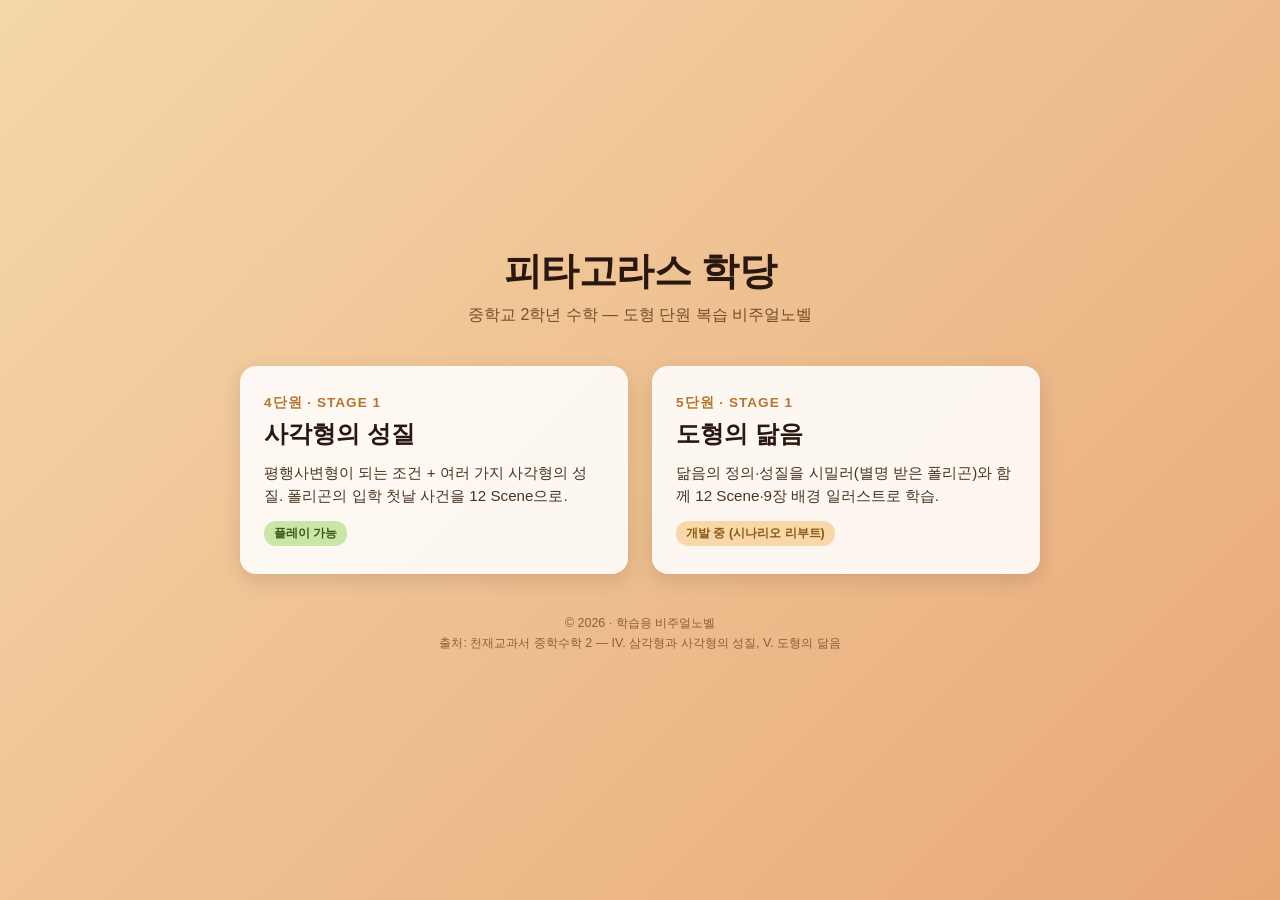
<file: index.html>
<!DOCTYPE html>
<html lang="ko">
<head>
<meta charset="UTF-8">
<meta name="viewport" content="width=device-width, initial-scale=1">
<title>피타고라스 학당 — 중2 수학 게임</title>
<style>
  * { box-sizing: border-box; margin: 0; padding: 0; }
  body {
    font-family: 'Noto Sans KR', 'Apple SD Gothic Neo', -apple-system, sans-serif;
    min-height: 100vh;
    background: linear-gradient(135deg, #f5d7a8 0%, #e8a878 100%);
    display: flex; flex-direction: column; align-items: center; justify-content: center;
    padding: 24px;
    color: #2a1810;
  }
  header { text-align: center; margin-bottom: 40px; }
  h1 { font-size: 2.4rem; margin-bottom: 8px; letter-spacing: -0.5px; }
  .subtitle { font-size: 1rem; color: #5d3a18; opacity: 0.85; }
  .cards {
    display: grid;
    grid-template-columns: repeat(auto-fit, minmax(280px, 1fr));
    gap: 24px;
    max-width: 800px;
    width: 100%;
  }
  .card {
    background: rgba(255,255,255,0.88);
    border-radius: 16px;
    padding: 28px 24px;
    text-decoration: none;
    color: inherit;
    box-shadow: 0 6px 20px rgba(0,0,0,0.12);
    transition: transform 0.2s, box-shadow 0.2s;
    display: block;
  }
  .card:hover { transform: translateY(-4px); box-shadow: 0 10px 28px rgba(0,0,0,0.18); }
  .unit-no { font-size: 0.85rem; color: #b8742a; font-weight: 700; letter-spacing: 1px; }
  .card h2 { font-size: 1.5rem; margin: 6px 0 12px; }
  .card p { font-size: 0.95rem; line-height: 1.5; color: #4a3520; }
  .status { display: inline-block; margin-top: 14px; padding: 4px 10px; border-radius: 12px; font-size: 0.78rem; font-weight: 600; }
  .status-done { background: #c8e6a8; color: #3a5818; }
  .status-wip { background: #f8d8a8; color: #8b5a18; }
  footer { margin-top: 40px; font-size: 0.78rem; color: #5d3a18; opacity: 0.7; text-align: center; line-height: 1.6; }
</style>
</head>
<body>
  <header>
    <h1>피타고라스 학당</h1>
    <p class="subtitle">중학교 2학년 수학 — 도형 단원 복습 비주얼노벨</p>
  </header>

  <div class="cards">
    <a class="card" href="unit4_tri_quad/games/stage1_quadrilaterals/index.html">
      <div class="unit-no">4단원 · STAGE 1</div>
      <h2>사각형의 성질</h2>
      <p>평행사변형이 되는 조건 + 여러 가지 사각형의 성질. 폴리곤의 입학 첫날 사건을 12 Scene으로.</p>
      <span class="status status-done">플레이 가능</span>
    </a>

    <a class="card" href="unit5_similarity/games/stage1_similarity/index.html">
      <div class="unit-no">5단원 · STAGE 1</div>
      <h2>도형의 닮음</h2>
      <p>닮음의 정의·성질을 시밀러(별명 받은 폴리곤)와 함께 12 Scene·9장 배경 일러스트로 학습.</p>
      <span class="status status-wip">개발 중 (시나리오 리부트)</span>
    </a>
  </div>

  <footer>
    © 2026 · 학습용 비주얼노벨<br>
    출처: 천재교과서 중학수학 2 — IV. 삼각형과 사각형의 성질, V. 도형의 닮음
  </footer>
</body>
</html>
</file>
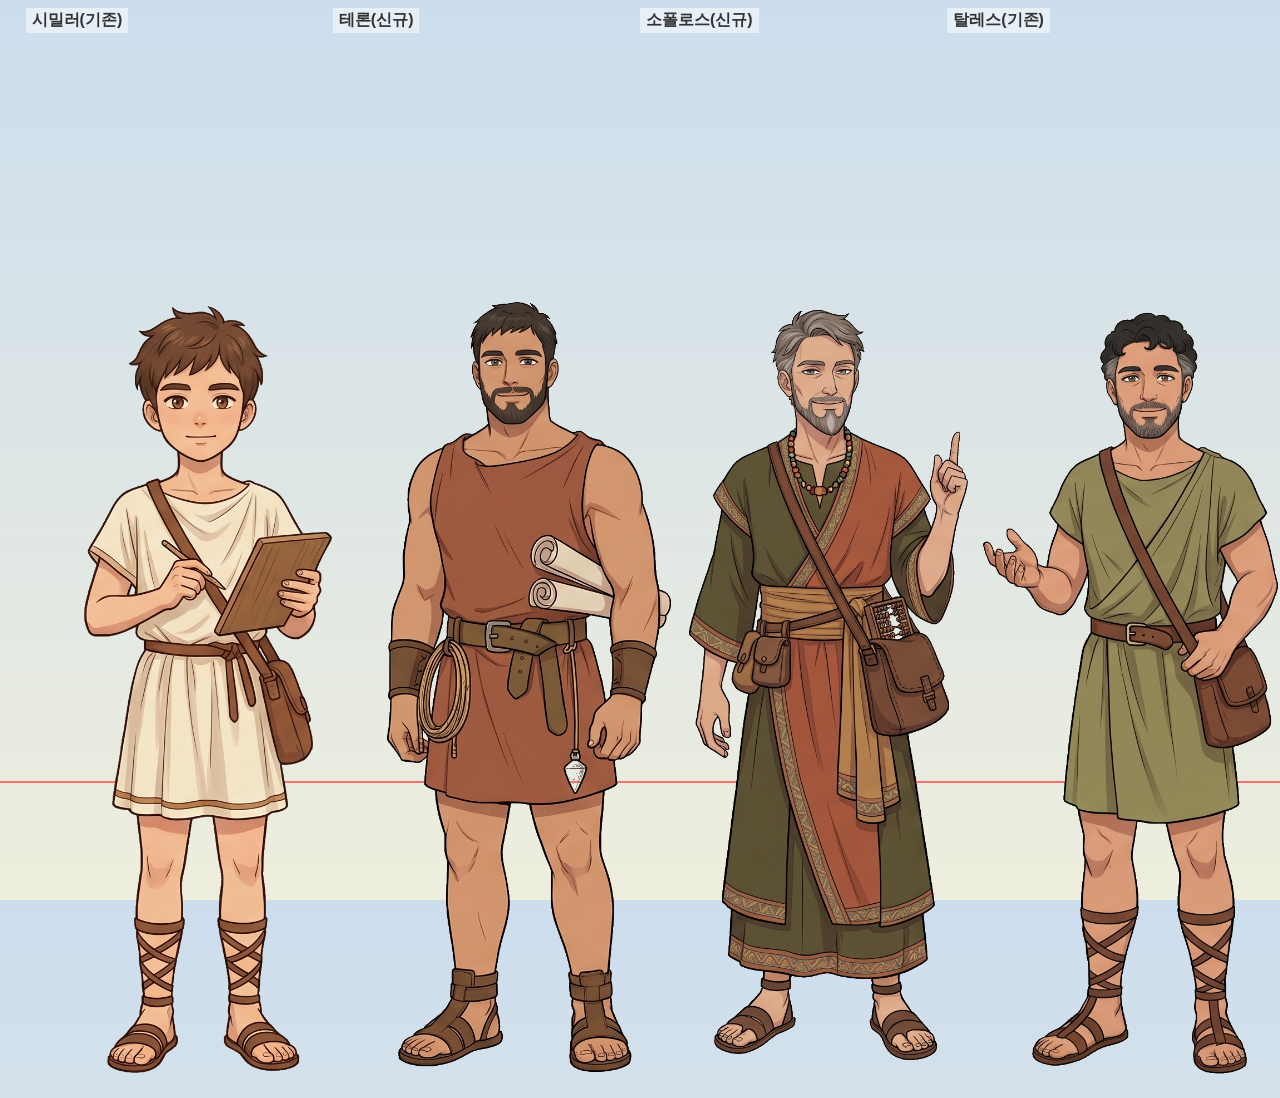
<file: _char_compare.html>
<!DOCTYPE html><html><head><meta charset="utf-8"><style>
body{margin:0;background:linear-gradient(#cde,#eed);height:100vh;overflow:hidden;position:relative;font-family:sans-serif}
.character{position:absolute;bottom:-22vh;height:95vh}
.character img{height:100%;width:auto;display:block}
.c1{left:2%}.c2{left:26%}.c3{left:50%}.c4{left:74%}
.label{position:absolute;top:8px;color:#333;font-weight:bold;background:#fff8;padding:2px 6px}
.baseline{position:absolute;bottom:13vh;left:0;right:0;height:2px;background:red;opacity:.5}
</style></head><body>
<div class="baseline"></div>
<div class="character c1"><img src="unit5_similarity/games/stage1_similarity/characters/split_transparent/apprentice_neutral.png"></div>
<div class="character c2"><img src="unit5_similarity/games/stage1_similarity/characters/split_transparent/architect_neutral.png"></div>
<div class="character c3"><img src="unit5_similarity/games/stage1_similarity/characters/split_transparent/merchant_neutral.png"></div>
<div class="character c4"><img src="unit5_similarity/games/stage1_similarity/characters/split_transparent/thales_neutral.png"></div>
<div class="label c1" style="left:2%">시밀러(기존)</div>
<div class="label c2" style="left:26%">테론(신규)</div>
<div class="label c3" style="left:50%">소폴로스(신규)</div>
<div class="label c4" style="left:74%">탈레스(기존)</div>
</body></html>
</file>
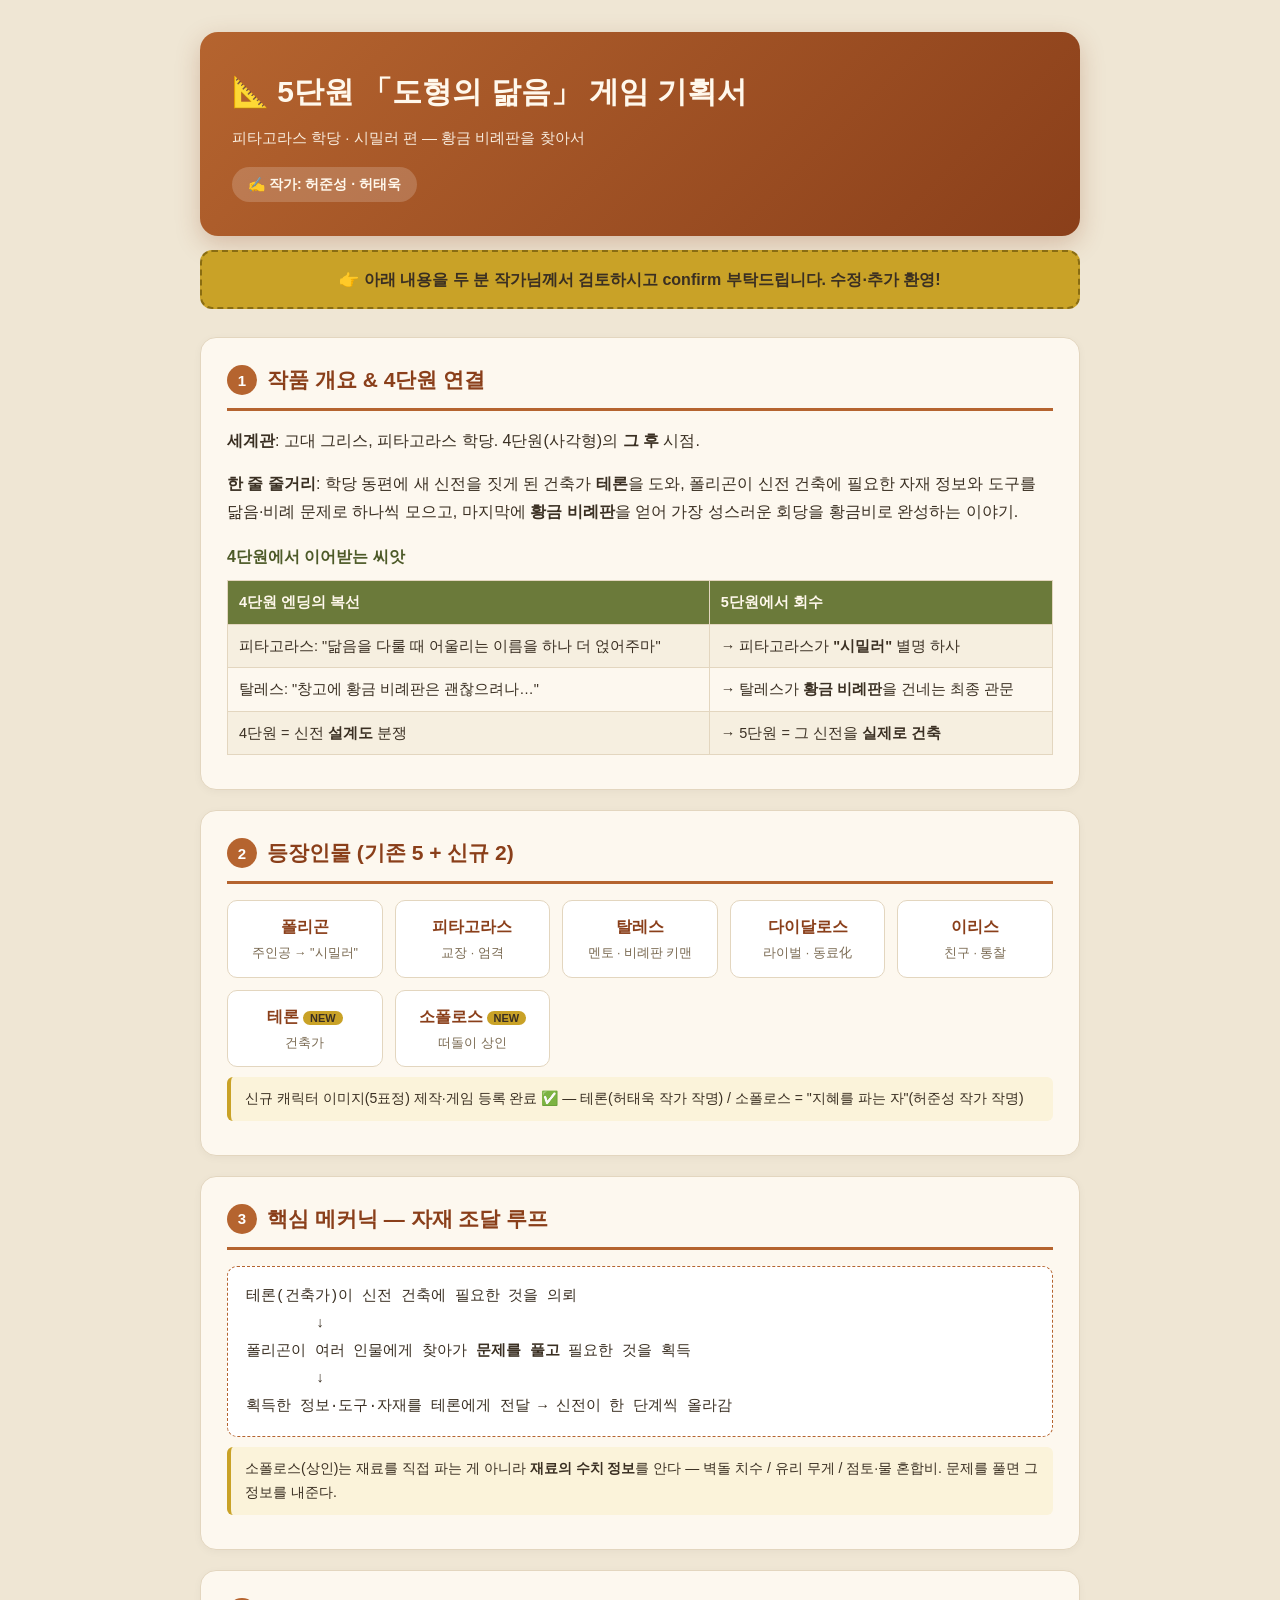
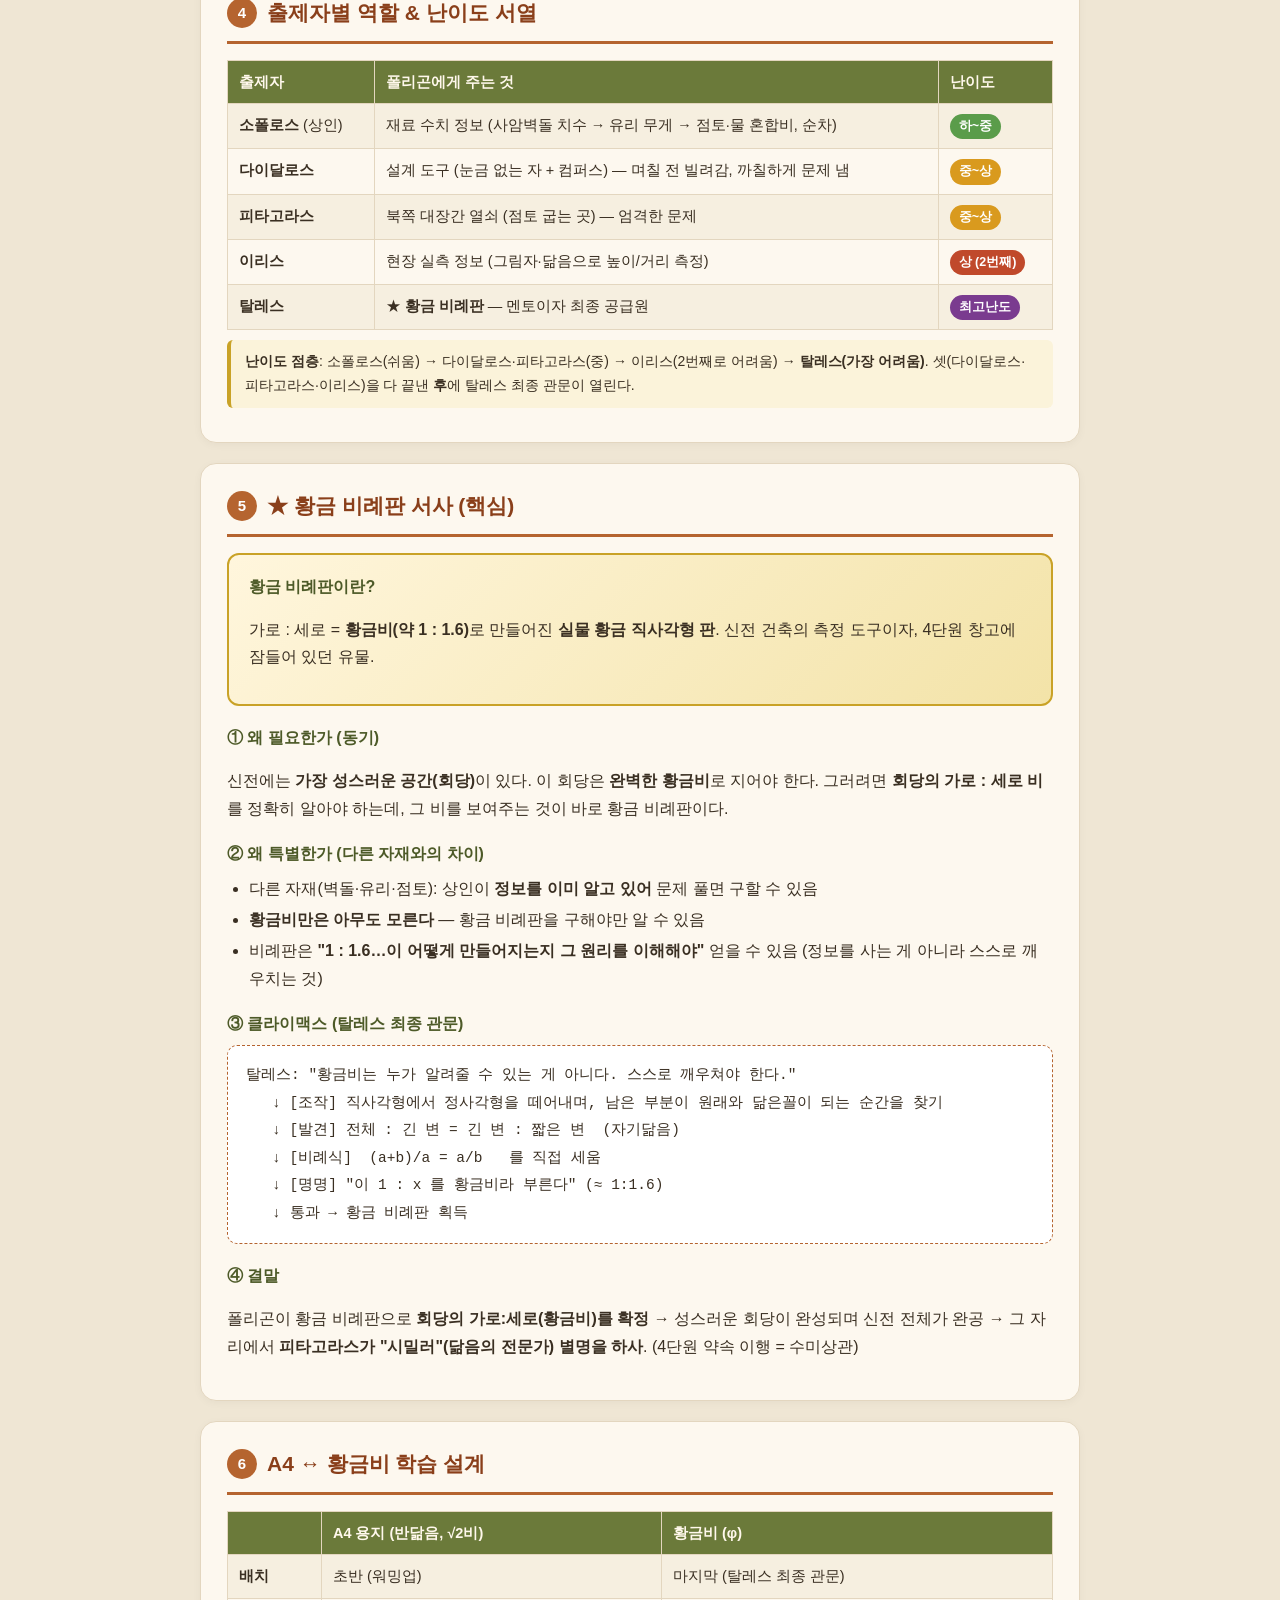
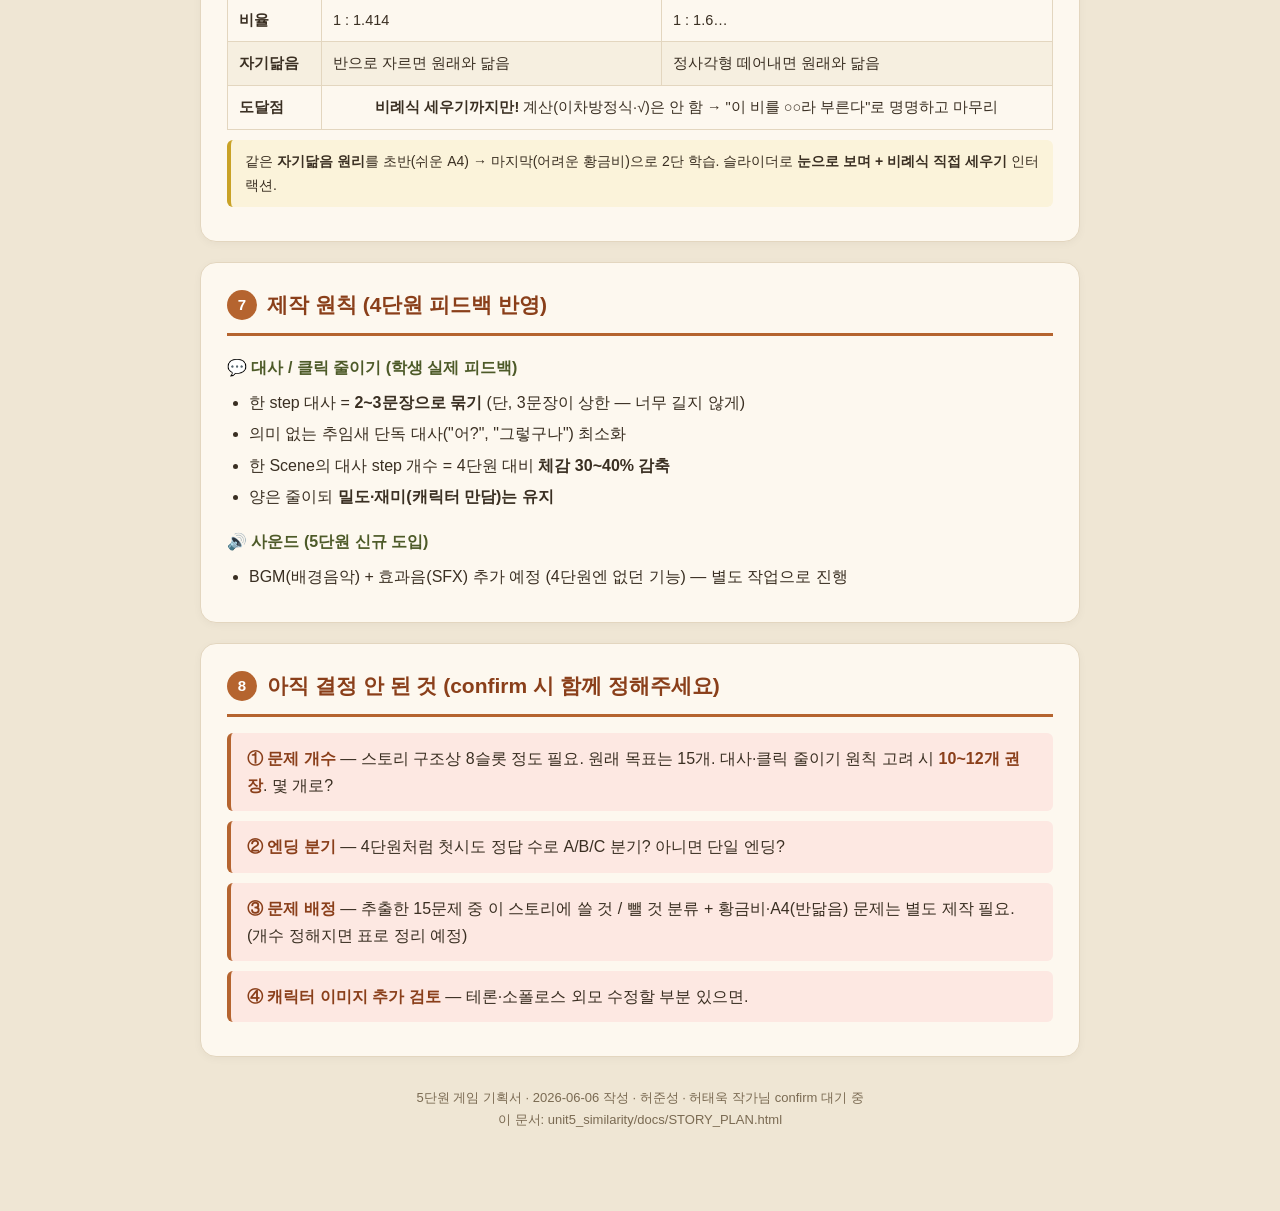
<file: unit5_similarity/docs/STORY_PLAN.html>
<!DOCTYPE html>
<html lang="ko">
<head>
<meta charset="UTF-8">
<meta name="viewport" content="width=device-width, initial-scale=1.0">
<title>5단원 「닮음」 게임 기획서 — confirm용</title>
<style>
  :root{
    --terra:#b5642f; --terra-dark:#8a3f1a; --olive:#6b7a3a; --olive-dark:#4d5a28;
    --paper:#fdf8ef; --ink:#3a2f22; --line:#e3d6bf; --gold:#c9a227;
  }
  *{box-sizing:border-box;}
  body{
    margin:0; background:#efe6d4; color:var(--ink);
    font-family:'Noto Sans KR','Apple SD Gothic Neo',sans-serif; line-height:1.7;
  }
  .wrap{max-width:920px; margin:0 auto; padding:32px 20px 80px;}
  header.hero{
    background:linear-gradient(135deg,var(--terra),var(--terra-dark));
    color:#fff8ec; border-radius:18px; padding:34px 32px; margin-bottom:8px;
    box-shadow:0 8px 24px rgba(138,63,26,.25);
  }
  header.hero h1{margin:0 0 8px; font-size:30px; font-weight:900;}
  header.hero .sub{font-size:15px; opacity:.92;}
  header.hero .authors{
    margin-top:16px; display:inline-block; background:rgba(255,255,255,.18);
    padding:6px 16px; border-radius:30px; font-size:14px; font-weight:700;
  }
  .confirm-banner{
    background:var(--gold); color:#3a2f22; font-weight:800; text-align:center;
    border-radius:12px; padding:14px; margin:14px 0 28px; font-size:16px;
    border:2px dashed #8a6d12;
  }
  section{
    background:var(--paper); border:1px solid var(--line); border-radius:16px;
    padding:24px 26px; margin-bottom:20px; box-shadow:0 2px 8px rgba(0,0,0,.04);
  }
  h2{
    font-size:21px; margin:0 0 16px; padding-bottom:10px; color:var(--terra-dark);
    border-bottom:3px solid var(--terra); display:flex; align-items:center; gap:10px;
  }
  h2 .num{
    background:var(--terra); color:#fff; width:30px; height:30px; border-radius:50%;
    display:inline-flex; align-items:center; justify-content:center; font-size:15px; flex:0 0 auto;
  }
  h3{font-size:16px; color:var(--olive-dark); margin:18px 0 8px;}
  table{width:100%; border-collapse:collapse; margin:10px 0; font-size:14.5px;}
  th,td{border:1px solid var(--line); padding:9px 11px; text-align:left; vertical-align:top;}
  th{background:var(--olive); color:#fff8ec; font-weight:700;}
  tr:nth-child(even) td{background:#f6efe0;}
  .flow{
    background:#fff; border:1px dashed var(--terra); border-radius:10px;
    padding:16px 18px; font-size:14.5px; white-space:pre-wrap; line-height:1.9;
    font-family:'SF Mono','Menlo',monospace;
  }
  .tag{display:inline-block; padding:2px 9px; border-radius:20px; font-size:12.5px; font-weight:700; color:#fff;}
  .t-ha{background:#5a9c4a;} .t-jung{background:#d99a1e;} .t-sang{background:#c0492b;} .t-final{background:#7a3b8f;}
  .pill{background:#efe6d4; border:1px solid var(--line); border-radius:8px; padding:3px 10px; font-size:13px; display:inline-block; margin:2px;}
  ul{margin:8px 0; padding-left:22px;} li{margin:4px 0;}
  .note{background:#fbf3da; border-left:4px solid var(--gold); padding:10px 14px; border-radius:6px; margin:10px 0; font-size:14px;}
  .todo{background:#fde8e2; border-left:4px solid var(--terra); padding:12px 16px; border-radius:6px; margin:10px 0;}
  .todo b{color:var(--terra-dark);}
  .gold-box{
    background:linear-gradient(135deg,#fff6dd,#f3e3a8); border:2px solid var(--gold);
    border-radius:12px; padding:18px 20px; margin:12px 0;
  }
  .char-grid{display:grid; grid-template-columns:repeat(auto-fill,minmax(150px,1fr)); gap:12px; margin-top:10px;}
  .char-card{background:#fff; border:1px solid var(--line); border-radius:10px; padding:12px; text-align:center;}
  .char-card .nm{font-weight:800; font-size:16px; color:var(--terra-dark);}
  .char-card .ko{font-size:12.5px; color:#7a6a52; margin-top:3px;}
  .new-badge{background:var(--gold); color:#3a2f22; font-size:11px; font-weight:800; padding:1px 7px; border-radius:10px; margin-left:4px;}
  footer{text-align:center; color:#7a6a52; font-size:13px; margin-top:30px;}
</style>
</head>
<body>
<div class="wrap">

  <header class="hero">
    <h1>📐 5단원 「도형의 닮음」 게임 기획서</h1>
    <div class="sub">피타고라스 학당 · 시밀러 편 — 황금 비례판을 찾아서</div>
    <div class="authors">✍️ 작가: 허준성 · 허태욱</div>
  </header>

  <div class="confirm-banner">
    👉 아래 내용을 두 분 작가님께서 검토하시고 <b>confirm</b> 부탁드립니다. 수정·추가 환영!
  </div>

  <!-- 1 -->
  <section>
    <h2><span class="num">1</span> 작품 개요 &amp; 4단원 연결</h2>
    <p><b>세계관</b>: 고대 그리스, 피타고라스 학당. 4단원(사각형)의 <b>그 후</b> 시점.</p>
    <p><b>한 줄 줄거리</b>: 학당 동편에 새 신전을 짓게 된 건축가 <b>테론</b>을 도와, 폴리곤이 신전 건축에 필요한 자재 정보와 도구를 닮음·비례 문제로 하나씩 모으고, 마지막에 <b>황금 비례판</b>을 얻어 가장 성스러운 회당을 황금비로 완성하는 이야기.</p>
    <h3>4단원에서 이어받는 씨앗</h3>
    <table>
      <tr><th>4단원 엔딩의 복선</th><th>5단원에서 회수</th></tr>
      <tr><td>피타고라스: "닮음을 다룰 때 어울리는 이름을 하나 더 얹어주마"</td><td>→ 피타고라스가 <b>"시밀러"</b> 별명 하사</td></tr>
      <tr><td>탈레스: "창고에 황금 비례판은 괜찮으려나…"</td><td>→ 탈레스가 <b>황금 비례판</b>을 건네는 최종 관문</td></tr>
      <tr><td>4단원 = 신전 <b>설계도</b> 분쟁</td><td>→ 5단원 = 그 신전을 <b>실제로 건축</b></td></tr>
    </table>
  </section>

  <!-- 2 -->
  <section>
    <h2><span class="num">2</span> 등장인물 (기존 5 + 신규 2)</h2>
    <div class="char-grid">
      <div class="char-card"><div class="nm">폴리곤</div><div class="ko">주인공 → "시밀러"</div></div>
      <div class="char-card"><div class="nm">피타고라스</div><div class="ko">교장 · 엄격</div></div>
      <div class="char-card"><div class="nm">탈레스</div><div class="ko">멘토 · 비례판 키맨</div></div>
      <div class="char-card"><div class="nm">다이달로스</div><div class="ko">라이벌 · 동료化</div></div>
      <div class="char-card"><div class="nm">이리스</div><div class="ko">친구 · 통찰</div></div>
      <div class="char-card"><div class="nm">테론<span class="new-badge">NEW</span></div><div class="ko">건축가</div></div>
      <div class="char-card"><div class="nm">소폴로스<span class="new-badge">NEW</span></div><div class="ko">떠돌이 상인</div></div>
    </div>
    <div class="note">신규 캐릭터 이미지(5표정) 제작·게임 등록 완료 ✅ — 테론(허태욱 작가 작명) / 소폴로스 = "지혜를 파는 자"(허준성 작가 작명)</div>
  </section>

  <!-- 3 -->
  <section>
    <h2><span class="num">3</span> 핵심 메커닉 — 자재 조달 루프</h2>
    <div class="flow">테론(건축가)이 신전 건축에 필요한 것을 의뢰
        ↓
폴리곤이 여러 인물에게 찾아가 <b>문제를 풀고</b> 필요한 것을 획득
        ↓
획득한 정보·도구·자재를 테론에게 전달 → 신전이 한 단계씩 올라감</div>
    <div class="note">소폴로스(상인)는 재료를 직접 파는 게 아니라 <b>재료의 수치 정보</b>를 안다 — 벽돌 치수 / 유리 무게 / 점토·물 혼합비. 문제를 풀면 그 정보를 내준다.</div>
  </section>

  <!-- 4 -->
  <section>
    <h2><span class="num">4</span> 출제자별 역할 &amp; 난이도 서열</h2>
    <table>
      <tr><th>출제자</th><th>폴리곤에게 주는 것</th><th>난이도</th></tr>
      <tr><td><b>소폴로스</b> (상인)</td><td>재료 수치 정보 (사암벽돌 치수 → 유리 무게 → 점토·물 혼합비, 순차)</td><td><span class="tag t-ha">하~중</span></td></tr>
      <tr><td><b>다이달로스</b></td><td>설계 도구 (눈금 없는 자 + 컴퍼스) — 며칠 전 빌려감, 까칠하게 문제 냄</td><td><span class="tag t-jung">중~상</span></td></tr>
      <tr><td><b>피타고라스</b></td><td>북쪽 대장간 열쇠 (점토 굽는 곳) — 엄격한 문제</td><td><span class="tag t-jung">중~상</span></td></tr>
      <tr><td><b>이리스</b></td><td>현장 실측 정보 (그림자·닮음으로 높이/거리 측정)</td><td><span class="tag t-sang">상 (2번째)</span></td></tr>
      <tr><td><b>탈레스</b></td><td>★ <b>황금 비례판</b> — 멘토이자 최종 공급원</td><td><span class="tag t-final">최고난도</span></td></tr>
    </table>
    <div class="note"><b>난이도 점층</b>: 소폴로스(쉬움) → 다이달로스·피타고라스(중) → 이리스(2번째로 어려움) → <b>탈레스(가장 어려움)</b>. 셋(다이달로스·피타고라스·이리스)을 다 끝낸 <b>후</b>에 탈레스 최종 관문이 열린다.</div>
  </section>

  <!-- 5 -->
  <section>
    <h2><span class="num">5</span> ★ 황금 비례판 서사 (핵심)</h2>
    <div class="gold-box">
      <h3 style="margin-top:0">황금 비례판이란?</h3>
      <p>가로 : 세로 = <b>황금비(약 1 : 1.6)</b>로 만들어진 <b>실물 황금 직사각형 판</b>. 신전 건축의 측정 도구이자, 4단원 창고에 잠들어 있던 유물.</p>
    </div>
    <h3>① 왜 필요한가 (동기)</h3>
    <p>신전에는 <b>가장 성스러운 공간(회당)</b>이 있다. 이 회당은 <b>완벽한 황금비</b>로 지어야 한다. 그러려면 <b>회당의 가로 : 세로 비</b>를 정확히 알아야 하는데, 그 비를 보여주는 것이 바로 황금 비례판이다.</p>
    <h3>② 왜 특별한가 (다른 자재와의 차이)</h3>
    <ul>
      <li>다른 자재(벽돌·유리·점토): 상인이 <b>정보를 이미 알고 있어</b> 문제 풀면 구할 수 있음</li>
      <li><b>황금비만은 아무도 모른다</b> — 황금 비례판을 구해야만 알 수 있음</li>
      <li>비례판은 <b>"1 : 1.6…이 어떻게 만들어지는지 그 원리를 이해해야"</b> 얻을 수 있음 (정보를 사는 게 아니라 스스로 깨우치는 것)</li>
    </ul>
    <h3>③ 클라이맥스 (탈레스 최종 관문)</h3>
    <div class="flow">탈레스: "황금비는 누가 알려줄 수 있는 게 아니다. 스스로 깨우쳐야 한다."
   ↓ [조작] 직사각형에서 정사각형을 떼어내며, 남은 부분이 원래와 닮은꼴이 되는 순간을 찾기
   ↓ [발견] 전체 : 긴 변 = 긴 변 : 짧은 변  (자기닮음)
   ↓ [비례식]  (a+b)/a = a/b   를 직접 세움
   ↓ [명명] "이 1 : x 를 황금비라 부른다" (≈ 1:1.6)
   ↓ 통과 → 황금 비례판 획득</div>
    <h3>④ 결말</h3>
    <p>폴리곤이 황금 비례판으로 <b>회당의 가로:세로(황금비)를 확정</b> → 성스러운 회당이 완성되며 신전 전체가 완공 → 그 자리에서 <b>피타고라스가 "시밀러"(닮음의 전문가) 별명을 하사</b>. (4단원 약속 이행 = 수미상관)</p>
  </section>

  <!-- 6 -->
  <section>
    <h2><span class="num">6</span> A4 ↔ 황금비 학습 설계</h2>
    <table>
      <tr><th></th><th>A4 용지 (반닮음, √2비)</th><th>황금비 (φ)</th></tr>
      <tr><td><b>배치</b></td><td>초반 (워밍업)</td><td>마지막 (탈레스 최종 관문)</td></tr>
      <tr><td><b>비율</b></td><td>1 : 1.414</td><td>1 : 1.6…</td></tr>
      <tr><td><b>자기닮음</b></td><td>반으로 자르면 원래와 닮음</td><td>정사각형 떼어내면 원래와 닮음</td></tr>
      <tr><td><b>도달점</b></td><td colspan="2" style="text-align:center;"><b>비례식 세우기까지만!</b> 계산(이차방정식·√)은 안 함 → "이 비를 ○○라 부른다"로 명명하고 마무리</td></tr>
    </table>
    <div class="note">같은 <b>자기닮음 원리</b>를 초반(쉬운 A4) → 마지막(어려운 황금비)으로 2단 학습. 슬라이더로 <b>눈으로 보며 + 비례식 직접 세우기</b> 인터랙션.</div>
  </section>

  <!-- 7 -->
  <section>
    <h2><span class="num">7</span> 제작 원칙 (4단원 피드백 반영)</h2>
    <h3>💬 대사 / 클릭 줄이기 (학생 실제 피드백)</h3>
    <ul>
      <li>한 step 대사 = <b>2~3문장으로 묶기</b> (단, 3문장이 상한 — 너무 길지 않게)</li>
      <li>의미 없는 추임새 단독 대사("어?", "그렇구나") 최소화</li>
      <li>한 Scene의 대사 step 개수 = 4단원 대비 <b>체감 30~40% 감축</b></li>
      <li>양은 줄이되 <b>밀도·재미(캐릭터 만담)는 유지</b></li>
    </ul>
    <h3>🔊 사운드 (5단원 신규 도입)</h3>
    <ul>
      <li>BGM(배경음악) + 효과음(SFX) 추가 예정 (4단원엔 없던 기능) — 별도 작업으로 진행</li>
    </ul>
  </section>

  <!-- 8 -->
  <section>
    <h2><span class="num">8</span> 아직 결정 안 된 것 (confirm 시 함께 정해주세요)</h2>
    <div class="todo">
      <b>① 문제 개수</b> — 스토리 구조상 8슬롯 정도 필요. 원래 목표는 15개. 대사·클릭 줄이기 원칙 고려 시 <b>10~12개 권장</b>. 몇 개로?
    </div>
    <div class="todo">
      <b>② 엔딩 분기</b> — 4단원처럼 첫시도 정답 수로 A/B/C 분기? 아니면 단일 엔딩?
    </div>
    <div class="todo">
      <b>③ 문제 배정</b> — 추출한 15문제 중 이 스토리에 쓸 것 / 뺄 것 분류 + 황금비·A4(반닮음) 문제는 별도 제작 필요. (개수 정해지면 표로 정리 예정)
    </div>
    <div class="todo">
      <b>④ 캐릭터 이미지 추가 검토</b> — 테론·소폴로스 외모 수정할 부분 있으면.
    </div>
  </section>

  <footer>
    5단원 게임 기획서 · 2026-06-06 작성 · 허준성 · 허태욱 작가님 confirm 대기 중<br>
    이 문서: unit5_similarity/docs/STORY_PLAN.html
  </footer>

</div>
</body>
</html>
</file>
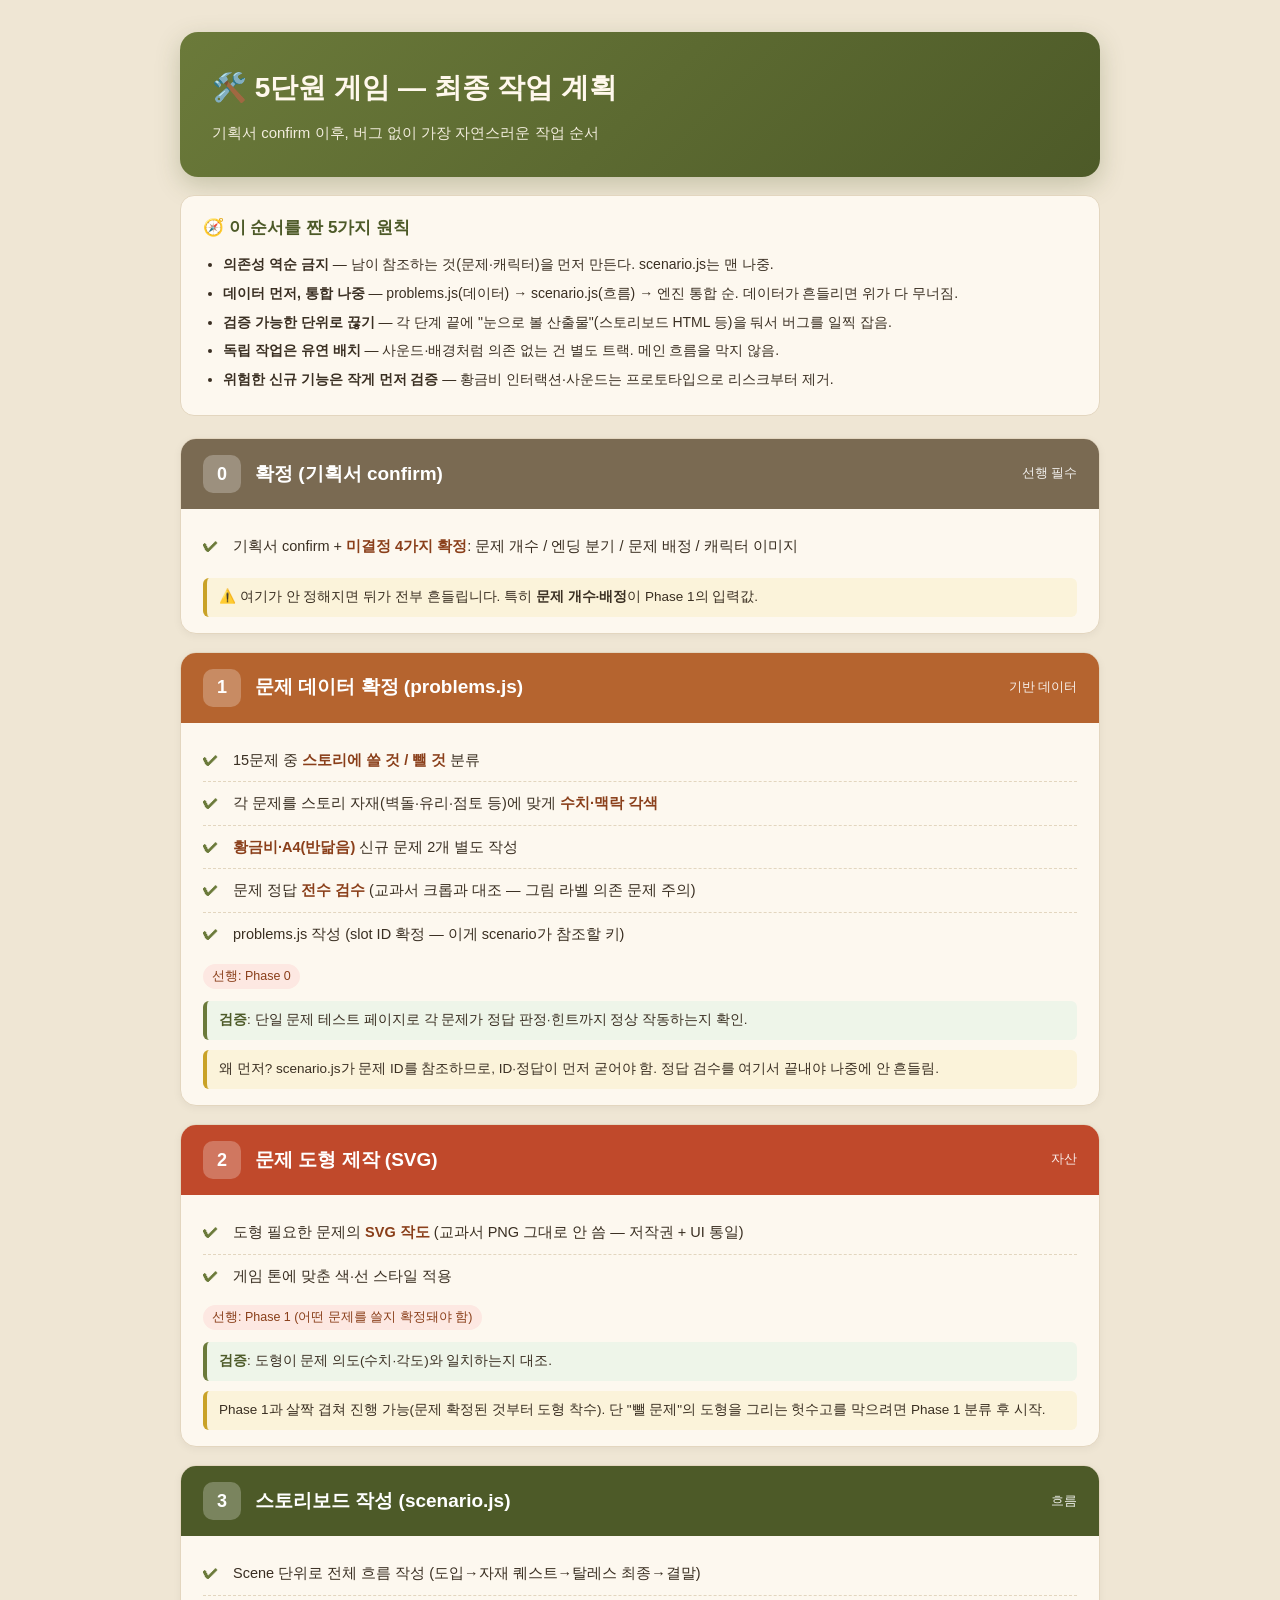
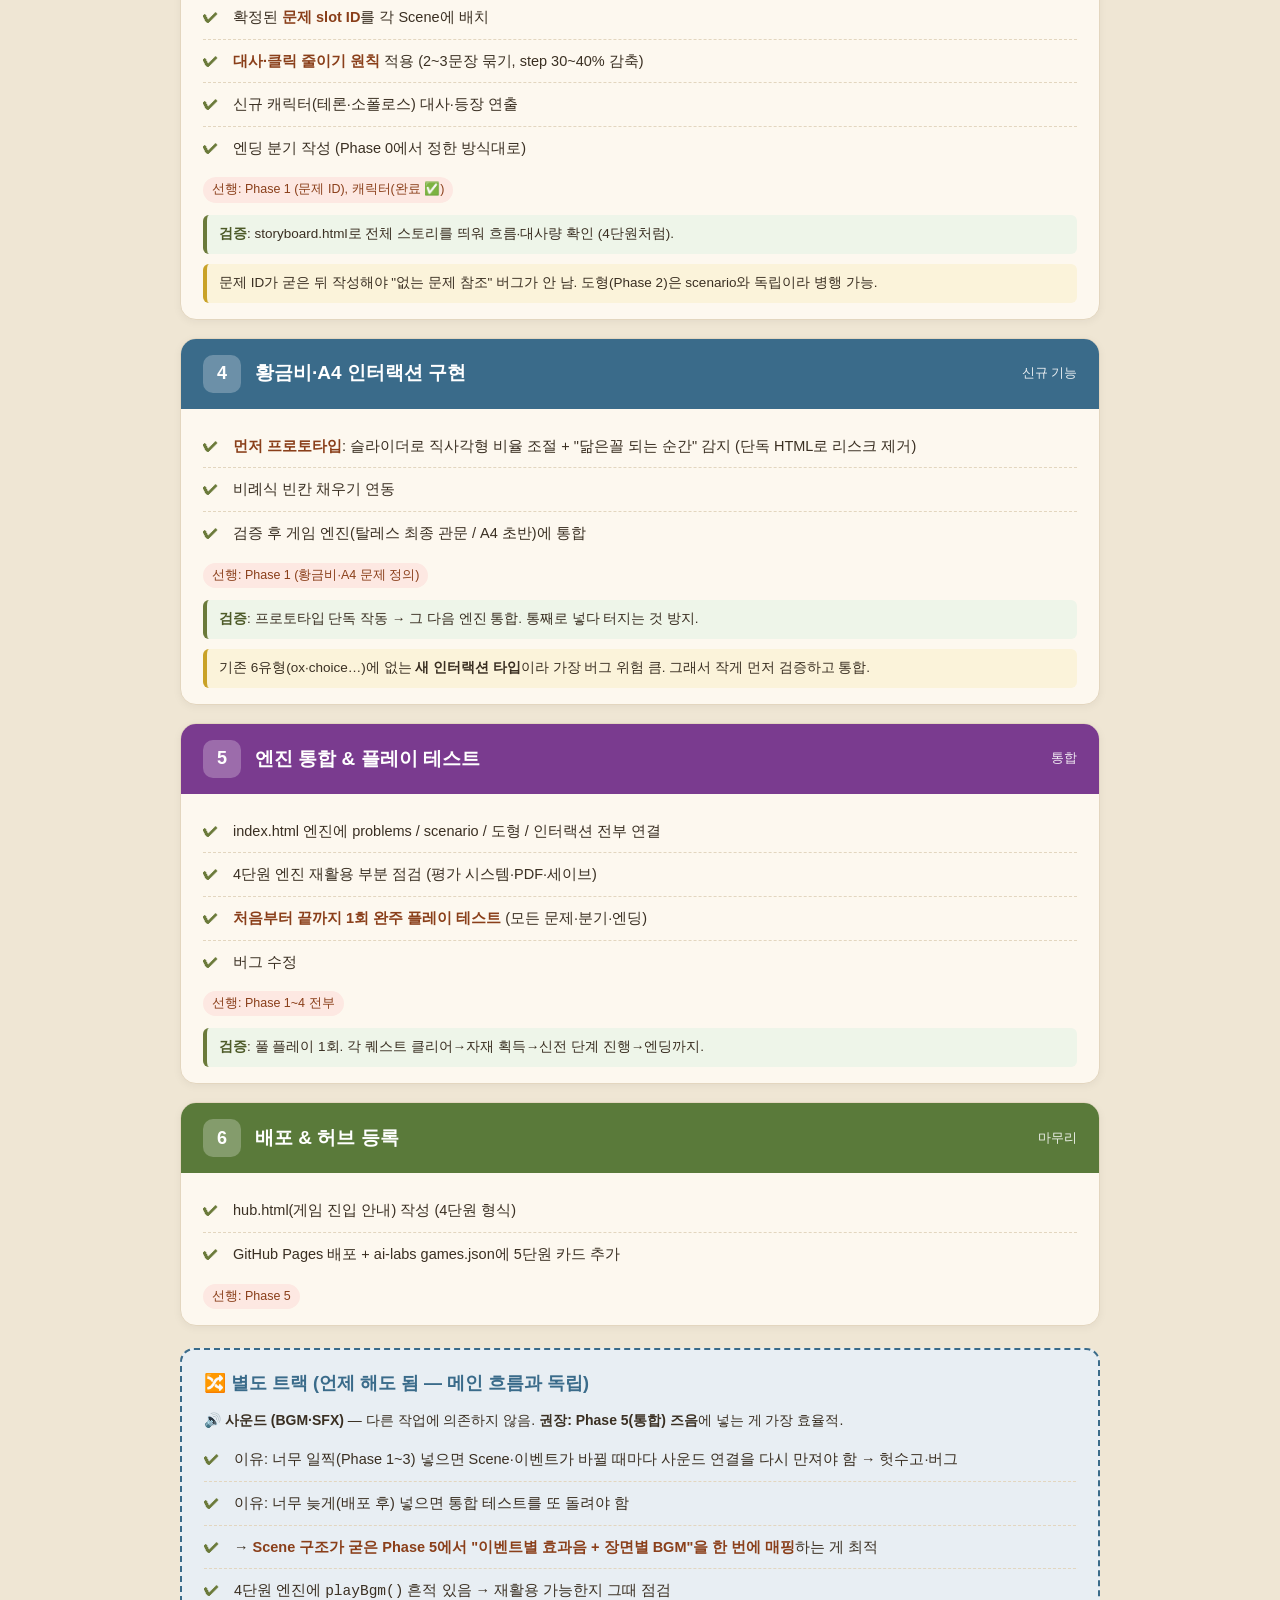
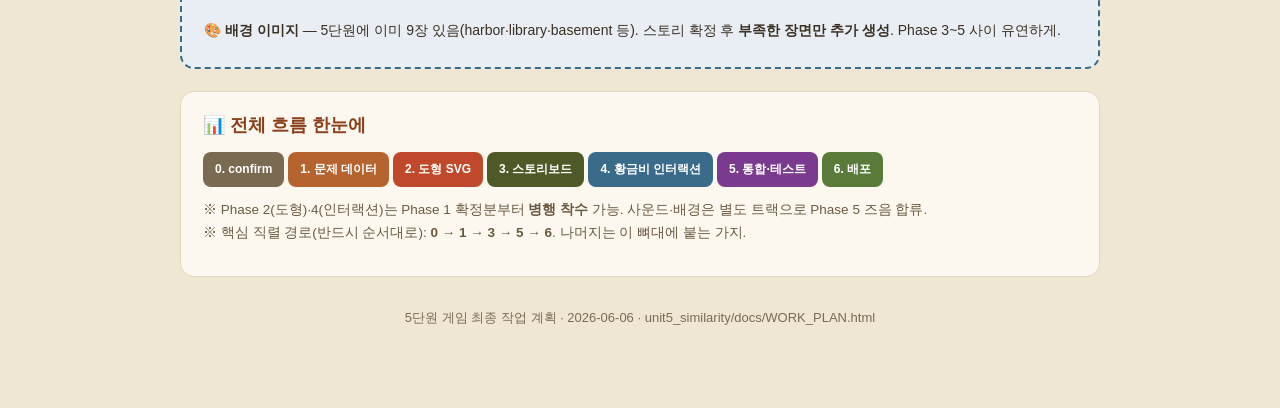
<file: unit5_similarity/docs/WORK_PLAN.html>
<!DOCTYPE html>
<html lang="ko">
<head>
<meta charset="UTF-8">
<meta name="viewport" content="width=device-width, initial-scale=1.0">
<title>5단원 게임 — 최종 작업 계획 (작업 라인)</title>
<style>
  :root{
    --terra:#b5642f; --terra-dark:#8a3f1a; --olive:#6b7a3a; --olive-dark:#4d5a28;
    --paper:#fdf8ef; --ink:#3a2f22; --line:#e3d6bf; --gold:#c9a227; --blue:#3a6b8a;
  }
  *{box-sizing:border-box;}
  body{margin:0; background:#efe6d4; color:var(--ink); font-family:'Noto Sans KR','Apple SD Gothic Neo',sans-serif; line-height:1.7;}
  .wrap{max-width:960px; margin:0 auto; padding:32px 20px 80px;}
  header.hero{background:linear-gradient(135deg,var(--olive),var(--olive-dark)); color:#fff8ec; border-radius:18px; padding:32px; margin-bottom:18px; box-shadow:0 8px 24px rgba(77,90,40,.25);}
  header.hero h1{margin:0 0 8px; font-size:28px; font-weight:900;}
  header.hero .sub{font-size:15px; opacity:.92;}
  .principles{background:var(--paper); border:1px solid var(--line); border-radius:14px; padding:18px 22px; margin-bottom:22px;}
  .principles h2{font-size:17px; margin:0 0 10px; color:var(--olive-dark);}
  .principles ul{margin:0; padding-left:20px;} .principles li{margin:5px 0; font-size:14px;}
  .phase{background:var(--paper); border:1px solid var(--line); border-radius:16px; padding:0; margin-bottom:18px; overflow:hidden; box-shadow:0 2px 8px rgba(0,0,0,.05);}
  .phase-head{display:flex; align-items:center; gap:14px; padding:16px 22px; color:#fff;}
  .phase-head .pn{background:rgba(255,255,255,.25); width:38px; height:38px; border-radius:10px; display:flex; align-items:center; justify-content:center; font-size:18px; font-weight:900; flex:0 0 auto;}
  .phase-head h2{margin:0; font-size:19px; font-weight:800;}
  .phase-head .meta{margin-left:auto; font-size:12.5px; opacity:.9; text-align:right;}
  .p0 .phase-head{background:#7a6a52;} .p1 .phase-head{background:var(--terra);} .p2 .phase-head{background:#c0492b;}
  .p3 .phase-head{background:var(--olive-dark);} .p4 .phase-head{background:var(--blue);} .p5 .phase-head{background:#7a3b8f;} .p6 .phase-head{background:#5a7a3a;}
  .phase-body{padding:16px 22px;}
  .steps{margin:0; padding:0; list-style:none;}
  .steps li{padding:9px 0 9px 30px; position:relative; border-bottom:1px dashed var(--line); font-size:14.5px;}
  .steps li:last-child{border-bottom:none;}
  .steps li::before{content:"✔"; position:absolute; left:0; top:9px; color:var(--olive); font-weight:900;}
  .steps li b{color:var(--terra-dark);}
  .verify{background:#eef5e9; border-left:4px solid var(--olive); padding:8px 12px; border-radius:6px; margin-top:12px; font-size:13.5px;}
  .verify b{color:var(--olive-dark);}
  .why{background:#fbf3da; border-left:4px solid var(--gold); padding:8px 12px; border-radius:6px; margin-top:10px; font-size:13.5px;}
  .dep{font-size:12.5px; color:#8a3f1a; background:#fde8e2; padding:2px 9px; border-radius:20px; display:inline-block; margin-top:8px;}
  .done{background:#5a9c4a; color:#fff; font-size:11.5px; font-weight:800; padding:2px 9px; border-radius:20px;}
  .flex-track{background:#e8eef3; border:2px dashed var(--blue); border-radius:14px; padding:18px 22px; margin:22px 0;}
  .flex-track h2{color:var(--blue); font-size:18px; margin:0 0 10px;}
  .flex-track p{font-size:14px; margin:6px 0;}
  .timeline{background:var(--paper); border:1px solid var(--line); border-radius:14px; padding:18px 22px; margin-top:8px;}
  .timeline h2{font-size:18px; color:var(--terra-dark); margin:0 0 12px;}
  .bar{display:flex; gap:4px; flex-wrap:wrap; font-size:12px; font-weight:700;}
  .bar span{padding:7px 12px; border-radius:8px; color:#fff;}
  footer{text-align:center; color:#7a6a52; font-size:13px; margin-top:30px;}
</style>
</head>
<body>
<div class="wrap">

  <header class="hero">
    <h1>🛠️ 5단원 게임 — 최종 작업 계획</h1>
    <div class="sub">기획서 confirm 이후, 버그 없이 가장 자연스러운 작업 순서</div>
  </header>

  <div class="principles">
    <h2>🧭 이 순서를 짠 5가지 원칙</h2>
    <ul>
      <li><b>의존성 역순 금지</b> — 남이 참조하는 것(문제·캐릭터)을 먼저 만든다. scenario.js는 맨 나중.</li>
      <li><b>데이터 먼저, 통합 나중</b> — problems.js(데이터) → scenario.js(흐름) → 엔진 통합 순. 데이터가 흔들리면 위가 다 무너짐.</li>
      <li><b>검증 가능한 단위로 끊기</b> — 각 단계 끝에 "눈으로 볼 산출물"(스토리보드 HTML 등)을 둬서 버그를 일찍 잡음.</li>
      <li><b>독립 작업은 유연 배치</b> — 사운드·배경처럼 의존 없는 건 별도 트랙. 메인 흐름을 막지 않음.</li>
      <li><b>위험한 신규 기능은 작게 먼저 검증</b> — 황금비 인터랙션·사운드는 프로토타입으로 리스크부터 제거.</li>
    </ul>
  </div>

  <!-- PHASE 0 -->
  <div class="phase p0">
    <div class="phase-head"><span class="pn">0</span><h2>확정 (기획서 confirm)</h2><span class="meta">선행 필수</span></div>
    <div class="phase-body">
      <ul class="steps">
        <li>기획서 confirm + <b>미결정 4가지 확정</b>: 문제 개수 / 엔딩 분기 / 문제 배정 / 캐릭터 이미지</li>
      </ul>
      <div class="why">⚠️ 여기가 안 정해지면 뒤가 전부 흔들립니다. 특히 <b>문제 개수·배정</b>이 Phase 1의 입력값.</div>
    </div>
  </div>

  <!-- PHASE 1 -->
  <div class="phase p1">
    <div class="phase-head"><span class="pn">1</span><h2>문제 데이터 확정 (problems.js)</h2><span class="meta">기반 데이터</span></div>
    <div class="phase-body">
      <ul class="steps">
        <li>15문제 중 <b>스토리에 쓸 것 / 뺄 것</b> 분류</li>
        <li>각 문제를 스토리 자재(벽돌·유리·점토 등)에 맞게 <b>수치·맥락 각색</b></li>
        <li><b>황금비·A4(반닮음)</b> 신규 문제 2개 별도 작성</li>
        <li>문제 정답 <b>전수 검수</b> (교과서 크롭과 대조 — 그림 라벨 의존 문제 주의)</li>
        <li>problems.js 작성 (slot ID 확정 — 이게 scenario가 참조할 키)</li>
      </ul>
      <div class="dep">선행: Phase 0</div>
      <div class="verify"><b>검증</b>: 단일 문제 테스트 페이지로 각 문제가 정답 판정·힌트까지 정상 작동하는지 확인.</div>
      <div class="why">왜 먼저? scenario.js가 문제 ID를 참조하므로, ID·정답이 먼저 굳어야 함. 정답 검수를 여기서 끝내야 나중에 안 흔들림.</div>
    </div>
  </div>

  <!-- PHASE 2 -->
  <div class="phase p2">
    <div class="phase-head"><span class="pn">2</span><h2>문제 도형 제작 (SVG)</h2><span class="meta">자산</span></div>
    <div class="phase-body">
      <ul class="steps">
        <li>도형 필요한 문제의 <b>SVG 작도</b> (교과서 PNG 그대로 안 씀 — 저작권 + UI 통일)</li>
        <li>게임 톤에 맞춘 색·선 스타일 적용</li>
      </ul>
      <div class="dep">선행: Phase 1 (어떤 문제를 쓸지 확정돼야 함)</div>
      <div class="verify"><b>검증</b>: 도형이 문제 의도(수치·각도)와 일치하는지 대조.</div>
      <div class="why">Phase 1과 살짝 겹쳐 진행 가능(문제 확정된 것부터 도형 착수). 단 "뺄 문제"의 도형을 그리는 헛수고를 막으려면 Phase 1 분류 후 시작.</div>
    </div>
  </div>

  <!-- PHASE 3 -->
  <div class="phase p3">
    <div class="phase-head"><span class="pn">3</span><h2>스토리보드 작성 (scenario.js)</h2><span class="meta">흐름</span></div>
    <div class="phase-body">
      <ul class="steps">
        <li>Scene 단위로 전체 흐름 작성 (도입→자재 퀘스트→탈레스 최종→결말)</li>
        <li>확정된 <b>문제 slot ID</b>를 각 Scene에 배치</li>
        <li><b>대사·클릭 줄이기 원칙</b> 적용 (2~3문장 묶기, step 30~40% 감축)</li>
        <li>신규 캐릭터(테론·소폴로스) 대사·등장 연출</li>
        <li>엔딩 분기 작성 (Phase 0에서 정한 방식대로)</li>
      </ul>
      <div class="dep">선행: Phase 1 (문제 ID), 캐릭터(완료 ✅)</div>
      <div class="verify"><b>검증</b>: storyboard.html로 전체 스토리를 띄워 흐름·대사량 확인 (4단원처럼).</div>
      <div class="why">문제 ID가 굳은 뒤 작성해야 "없는 문제 참조" 버그가 안 남. 도형(Phase 2)은 scenario와 독립이라 병행 가능.</div>
    </div>
  </div>

  <!-- PHASE 4 -->
  <div class="phase p4">
    <div class="phase-head"><span class="pn">4</span><h2>황금비·A4 인터랙션 구현</h2><span class="meta">신규 기능</span></div>
    <div class="phase-body">
      <ul class="steps">
        <li><b>먼저 프로토타입</b>: 슬라이더로 직사각형 비율 조절 + "닮은꼴 되는 순간" 감지 (단독 HTML로 리스크 제거)</li>
        <li>비례식 빈칸 채우기 연동</li>
        <li>검증 후 게임 엔진(탈레스 최종 관문 / A4 초반)에 통합</li>
      </ul>
      <div class="dep">선행: Phase 1 (황금비·A4 문제 정의)</div>
      <div class="verify"><b>검증</b>: 프로토타입 단독 작동 → 그 다음 엔진 통합. 통째로 넣다 터지는 것 방지.</div>
      <div class="why">기존 6유형(ox·choice…)에 없는 <b>새 인터랙션 타입</b>이라 가장 버그 위험 큼. 그래서 작게 먼저 검증하고 통합.</div>
    </div>
  </div>

  <!-- PHASE 5 -->
  <div class="phase p5">
    <div class="phase-head"><span class="pn">5</span><h2>엔진 통합 &amp; 플레이 테스트</h2><span class="meta">통합</span></div>
    <div class="phase-body">
      <ul class="steps">
        <li>index.html 엔진에 problems / scenario / 도형 / 인터랙션 전부 연결</li>
        <li>4단원 엔진 재활용 부분 점검 (평가 시스템·PDF·세이브)</li>
        <li><b>처음부터 끝까지 1회 완주 플레이 테스트</b> (모든 문제·분기·엔딩)</li>
        <li>버그 수정</li>
      </ul>
      <div class="dep">선행: Phase 1~4 전부</div>
      <div class="verify"><b>검증</b>: 풀 플레이 1회. 각 퀘스트 클리어→자재 획득→신전 단계 진행→엔딩까지.</div>
    </div>
  </div>

  <!-- PHASE 6 -->
  <div class="phase p6">
    <div class="phase-head"><span class="pn">6</span><h2>배포 &amp; 허브 등록</h2><span class="meta">마무리</span></div>
    <div class="phase-body">
      <ul class="steps">
        <li>hub.html(게임 진입 안내) 작성 (4단원 형식)</li>
        <li>GitHub Pages 배포 + ai-labs games.json에 5단원 카드 추가</li>
      </ul>
      <div class="dep">선행: Phase 5</div>
    </div>
  </div>

  <!-- FLEX TRACK -->
  <div class="flex-track">
    <h2>🔀 별도 트랙 (언제 해도 됨 — 메인 흐름과 독립)</h2>
    <p><b>🔊 사운드 (BGM·SFX)</b> — 다른 작업에 의존하지 않음. <b>권장: Phase 5(통합) 즈음</b>에 넣는 게 가장 효율적.</p>
    <ul class="steps">
      <li>이유: 너무 일찍(Phase 1~3) 넣으면 Scene·이벤트가 바뀔 때마다 사운드 연결을 다시 만져야 함 → 헛수고·버그</li>
      <li>이유: 너무 늦게(배포 후) 넣으면 통합 테스트를 또 돌려야 함</li>
      <li>→ <b>Scene 구조가 굳은 Phase 5에서 "이벤트별 효과음 + 장면별 BGM"을 한 번에 매핑</b>하는 게 최적</li>
      <li>4단원 엔진에 <code>playBgm()</code> 흔적 있음 → 재활용 가능한지 그때 점검</li>
    </ul>
    <p><b>🎨 배경 이미지</b> — 5단원에 이미 9장 있음(harbor·library·basement 등). 스토리 확정 후 <b>부족한 장면만 추가 생성</b>. Phase 3~5 사이 유연하게.</p>
  </div>

  <!-- TIMELINE -->
  <div class="timeline">
    <h2>📊 전체 흐름 한눈에</h2>
    <div class="bar">
      <span style="background:#7a6a52;">0. confirm</span>
      <span style="background:var(--terra);">1. 문제 데이터</span>
      <span style="background:#c0492b;">2. 도형 SVG</span>
      <span style="background:var(--olive-dark);">3. 스토리보드</span>
      <span style="background:var(--blue);">4. 황금비 인터랙션</span>
      <span style="background:#7a3b8f;">5. 통합·테스트</span>
      <span style="background:#5a7a3a;">6. 배포</span>
    </div>
    <p style="font-size:13.5px; margin-top:12px; color:#6a5a42;">
      ※ Phase 2(도형)·4(인터랙션)는 Phase 1 확정분부터 <b>병행 착수</b> 가능. 사운드·배경은 별도 트랙으로 Phase 5 즈음 합류.<br>
      ※ 핵심 직렬 경로(반드시 순서대로): <b>0 → 1 → 3 → 5 → 6</b>. 나머지는 이 뼈대에 붙는 가지.
    </p>
  </div>

  <footer>
    5단원 게임 최종 작업 계획 · 2026-06-06 · unit5_similarity/docs/WORK_PLAN.html
  </footer>

</div>
</body>
</html>
</file>
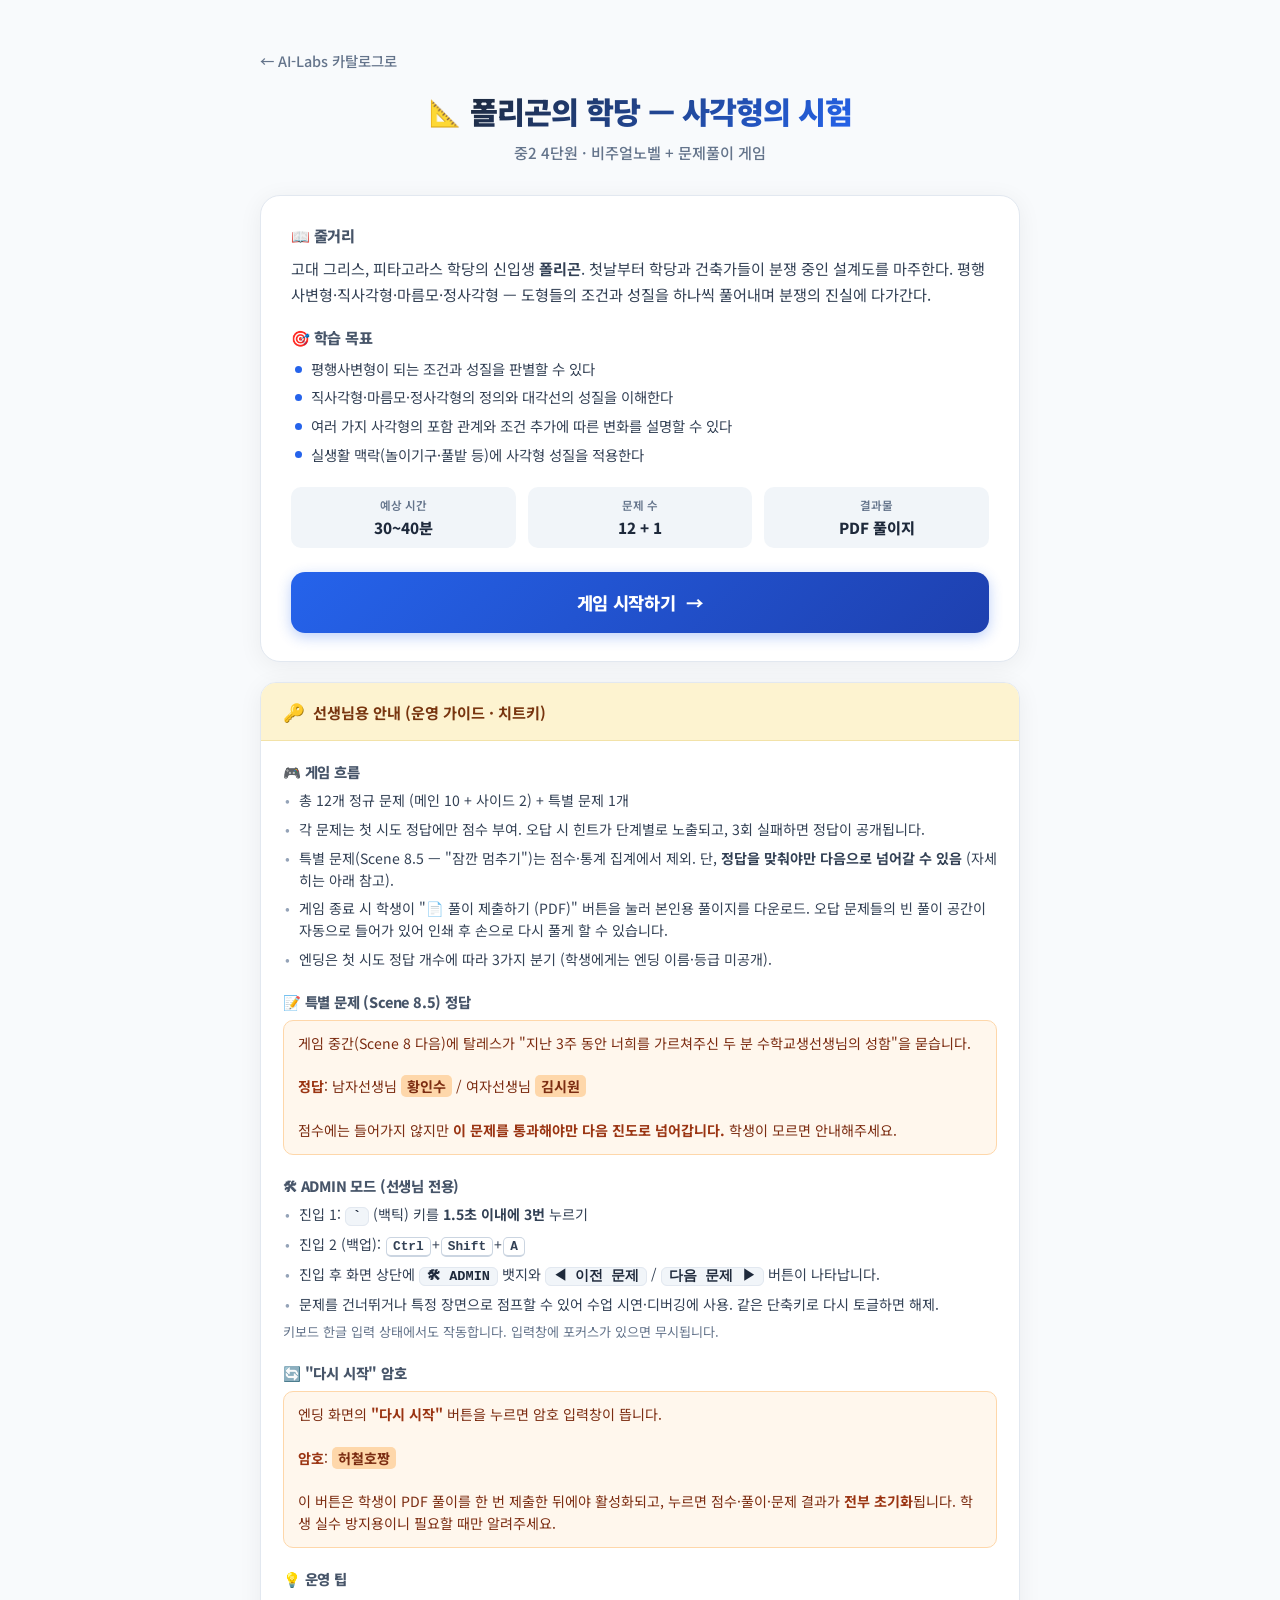
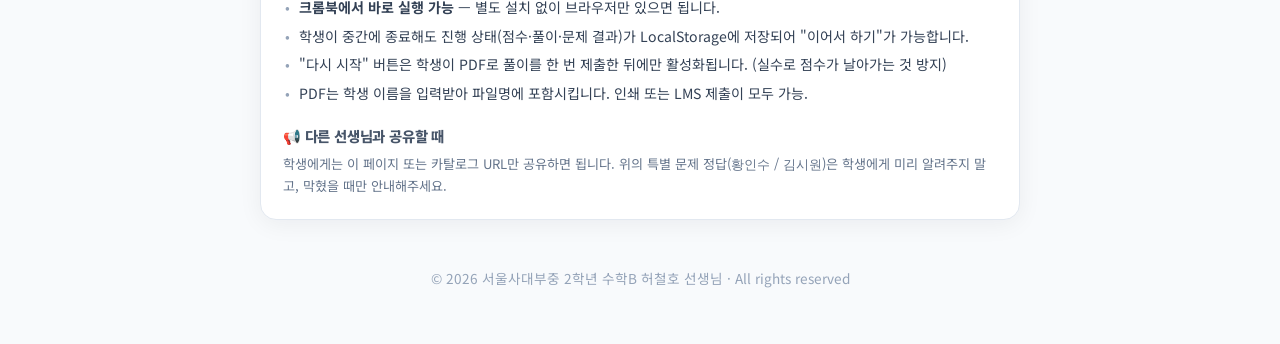
<file: unit4_tri_quad/games/stage1_quadrilaterals/hub.html>
<!DOCTYPE html>
<html lang="ko">
<head>
  <meta charset="UTF-8">
  <meta name="viewport" content="width=device-width, initial-scale=1.0">
  <meta name="robots" content="noindex, nofollow">
  <title>폴리곤의 학당 — 사각형의 시험 · 안내</title>
  <link href="https://fonts.googleapis.com/css2?family=Noto+Sans+KR:wght@400;500;600;700;900&display=swap" rel="stylesheet">
  <style>
    *, *::before, *::after { box-sizing: border-box; margin: 0; padding: 0; }

    body {
      font-family: 'Noto Sans KR', sans-serif;
      background: #f8fafc;
      color: #1e293b;
      min-height: 100vh;
      padding: 48px 20px 60px;
    }

    .container {
      max-width: 760px;
      margin: 0 auto;
    }

    /* Back link */
    .back-link {
      display: inline-flex;
      align-items: center;
      gap: 6px;
      font-size: 0.9rem;
      color: #64748b;
      text-decoration: none;
      margin-bottom: 18px;
      font-weight: 500;
      transition: color 0.15s;
    }
    .back-link:hover { color: #2563eb; }

    /* Header */
    .page-header {
      text-align: center;
      margin-bottom: 32px;
    }
    .page-header h1 {
      font-size: 1.9rem;
      font-weight: 900;
      letter-spacing: -1px;
      margin-bottom: 8px;
      display: inline-flex;
      align-items: center;
      gap: 10px;
    }
    .page-header h1 .emoji { font-size: 1.6rem; line-height: 1; }
    .page-header h1 .brand {
      background: linear-gradient(135deg, #1e293b 0%, #2563eb 100%);
      -webkit-background-clip: text;
      -webkit-text-fill-color: transparent;
      background-clip: text;
    }
    .page-header .subtitle {
      font-size: 0.95rem;
      color: #64748b;
      font-weight: 500;
    }

    /* Main card */
    .game-card {
      background: white;
      border-radius: 20px;
      box-shadow: 0 4px 24px rgba(15, 23, 42, 0.06);
      border: 1px solid #e2e8f0;
      padding: 28px 30px;
      margin-bottom: 20px;
    }

    .section-title {
      font-size: 0.95rem;
      font-weight: 800;
      color: #475569;
      margin-bottom: 10px;
      letter-spacing: -0.2px;
    }

    .story {
      font-size: 0.95rem;
      color: #334155;
      line-height: 1.7;
      margin-bottom: 18px;
    }

    .goals {
      list-style: none;
      padding: 0;
      display: flex;
      flex-direction: column;
      gap: 7px;
      font-size: 0.9rem;
      color: #334155;
      line-height: 1.5;
    }
    .goals li { padding-left: 20px; position: relative; }
    .goals li::before {
      content: '';
      position: absolute;
      left: 4px; top: 0.55em;
      width: 7px; height: 7px;
      background: #2563eb;
      border-radius: 50%;
    }

    .meta-grid {
      display: grid;
      grid-template-columns: repeat(3, 1fr);
      gap: 12px;
      margin-top: 22px;
    }
    .meta-item {
      background: #f1f5f9;
      border-radius: 10px;
      padding: 10px 12px;
      text-align: center;
    }
    .meta-item .ml { font-size: 0.72rem; color: #64748b; font-weight: 600; margin-bottom: 3px; }
    .meta-item .mv { font-size: 0.95rem; color: #1e293b; font-weight: 800; }

    /* Start button */
    .start-btn {
      display: flex;
      align-items: center;
      justify-content: center;
      width: 100%;
      padding: 18px 22px;
      margin-top: 24px;
      background: linear-gradient(135deg, #2563eb 0%, #1e40af 100%);
      color: white;
      border-radius: 14px;
      text-decoration: none;
      font-size: 1.1rem;
      font-weight: 800;
      letter-spacing: -0.3px;
      transition: transform 0.15s, box-shadow 0.15s;
      box-shadow: 0 4px 14px rgba(37, 99, 235, 0.3);
    }
    .start-btn:hover {
      transform: translateY(-2px);
      box-shadow: 0 6px 20px rgba(37, 99, 235, 0.4);
    }
    .start-btn::after {
      content: '→';
      margin-left: 10px;
      transition: transform 0.15s;
    }
    .start-btn:hover::after {
      transform: translateX(4px);
    }

    /* Teacher notes */
    .teacher-notes {
      background: white;
      border-radius: 16px;
      box-shadow: 0 4px 24px rgba(15, 23, 42, 0.06);
      border: 1px solid #e2e8f0;
      overflow: hidden;
    }
    .teacher-notes summary {
      cursor: pointer;
      list-style: none;
      display: flex;
      align-items: center;
      gap: 8px;
      padding: 16px 22px;
      background: #fef9e7;
      border-bottom: 1px solid #f2e2a8;
      font-size: 0.95rem;
      font-weight: 700;
      color: #78350f;
      user-select: none;
      transition: background 0.15s;
    }
    .teacher-notes summary::-webkit-details-marker { display: none; }
    .teacher-notes summary:hover { background: #fdf3d0; }
    .teacher-notes .tn-icon { font-size: 1.1rem; }
    .teacher-notes[open] summary { background: #fdf3d0; }

    .tn-body {
      padding: 20px 22px 22px;
      display: flex;
      flex-direction: column;
      gap: 20px;
    }
    .tn-section h3 {
      font-size: 0.9rem;
      font-weight: 800;
      color: #475569;
      margin-bottom: 8px;
      letter-spacing: -0.2px;
    }
    .tn-list {
      list-style: none;
      padding-left: 0;
      display: flex;
      flex-direction: column;
      gap: 7px;
      font-size: 0.88rem;
      color: #334155;
      line-height: 1.55;
    }
    .tn-list li { padding-left: 16px; position: relative; }
    .tn-list li::before {
      content: '•';
      position: absolute;
      left: 2px; top: 0;
      color: #94a3b8;
    }
    .tn-list code {
      background: #f1f5f9;
      border: 1px solid #e2e8f0;
      border-radius: 6px;
      padding: 1px 7px;
      font-family: 'SFMono-Regular', Menlo, Consolas, monospace;
      font-size: 0.85rem;
      color: #1e293b;
      font-weight: 600;
    }
    .tn-list kbd {
      background: #fff;
      border: 1px solid #cbd5e1;
      border-bottom-width: 2px;
      border-radius: 5px;
      padding: 1px 6px;
      font-family: 'SFMono-Regular', Menlo, Consolas, monospace;
      font-size: 0.8rem;
      color: #334155;
      font-weight: 700;
      margin: 0 1px;
    }
    .tn-note {
      font-size: 0.82rem;
      color: #64748b;
      margin-top: 6px;
      line-height: 1.55;
    }

    .answer-box {
      background: #fff7ed;
      border: 1px solid #fed7aa;
      border-radius: 10px;
      padding: 12px 14px;
      font-size: 0.88rem;
      color: #7c2d12;
      line-height: 1.55;
    }
    .answer-box b {
      color: #9a3412;
    }
    .answer-box code {
      background: #fed7aa;
      border-radius: 5px;
      padding: 1px 6px;
      font-family: inherit;
      font-weight: 700;
    }

    footer {
      margin-top: 48px;
      font-size: 0.85rem;
      color: #94a3b8;
      text-align: center;
    }

    @media (max-width: 520px) {
      body { padding: 36px 14px 50px; }
      .page-header h1 { font-size: 1.6rem; }
      .game-card { padding: 22px 20px; }
      .meta-grid { grid-template-columns: 1fr; }
      .tn-body { padding: 16px 18px 18px; }
    }
  </style>
</head>
<body>

  <div class="container">

    <a class="back-link" href="https://getbetterwithu.github.io/concept-edtech-planner/game-hub.html">← AI-Labs 카탈로그로</a>

    <div class="page-header">
      <h1><span class="emoji">📐</span><span class="brand">폴리곤의 학당 — 사각형의 시험</span></h1>
      <p class="subtitle">중2 4단원 · 비주얼노벨 + 문제풀이 게임</p>
    </div>

    <!-- 게임 소개 -->
    <div class="game-card">
      <div class="section-title">📖 줄거리</div>
      <p class="story">
        고대 그리스, 피타고라스 학당의 신입생 <b>폴리곤</b>. 첫날부터 학당과 건축가들이 분쟁 중인 설계도를 마주한다. 평행사변형·직사각형·마름모·정사각형 — 도형들의 조건과 성질을 하나씩 풀어내며 분쟁의 진실에 다가간다.
      </p>

      <div class="section-title">🎯 학습 목표</div>
      <ul class="goals">
        <li>평행사변형이 되는 조건과 성질을 판별할 수 있다</li>
        <li>직사각형·마름모·정사각형의 정의와 대각선의 성질을 이해한다</li>
        <li>여러 가지 사각형의 포함 관계와 조건 추가에 따른 변화를 설명할 수 있다</li>
        <li>실생활 맥락(놀이기구·풀밭 등)에 사각형 성질을 적용한다</li>
      </ul>

      <div class="meta-grid">
        <div class="meta-item">
          <div class="ml">예상 시간</div>
          <div class="mv">30~40분</div>
        </div>
        <div class="meta-item">
          <div class="ml">문제 수</div>
          <div class="mv">12 + 1</div>
        </div>
        <div class="meta-item">
          <div class="ml">결과물</div>
          <div class="mv">PDF 풀이지</div>
        </div>
      </div>

      <a class="start-btn" href="index.html">게임 시작하기</a>
    </div>

    <!-- 선생님용 안내 -->
    <details class="teacher-notes" open>
      <summary>
        <span class="tn-icon">🔑</span>
        <span>선생님용 안내 (운영 가이드 · 치트키)</span>
      </summary>
      <div class="tn-body">

        <div class="tn-section">
          <h3>🎮 게임 흐름</h3>
          <ul class="tn-list">
            <li>총 12개 정규 문제 (메인 10 + 사이드 2) + 특별 문제 1개</li>
            <li>각 문제는 첫 시도 정답에만 점수 부여. 오답 시 힌트가 단계별로 노출되고, 3회 실패하면 정답이 공개됩니다.</li>
            <li>특별 문제(Scene 8.5 — "잠깐 멈추기")는 점수·통계 집계에서 제외. 단, <b>정답을 맞춰야만 다음으로 넘어갈 수 있음</b> (자세히는 아래 참고).</li>
            <li>게임 종료 시 학생이 "📄 풀이 제출하기 (PDF)" 버튼을 눌러 본인용 풀이지를 다운로드. 오답 문제들의 빈 풀이 공간이 자동으로 들어가 있어 인쇄 후 손으로 다시 풀게 할 수 있습니다.</li>
            <li>엔딩은 첫 시도 정답 개수에 따라 3가지 분기 (학생에게는 엔딩 이름·등급 미공개).</li>
          </ul>
        </div>

        <div class="tn-section">
          <h3>📝 특별 문제 (Scene 8.5) 정답</h3>
          <div class="answer-box">
            게임 중간(Scene 8 다음)에 탈레스가 "지난 3주 동안 너희를 가르쳐주신 두 분 수학교생선생님의 성함"을 묻습니다.<br><br>
            <b>정답</b>: 남자선생님 <code>황인수</code> / 여자선생님 <code>김시원</code><br><br>
            점수에는 들어가지 않지만 <b>이 문제를 통과해야만 다음 진도로 넘어갑니다.</b> 학생이 모르면 안내해주세요.
          </div>
        </div>

        <div class="tn-section">
          <h3>🛠 ADMIN 모드 (선생님 전용)</h3>
          <ul class="tn-list">
            <li>진입 1: <code>`</code> (백틱) 키를 <b>1.5초 이내에 3번</b> 누르기</li>
            <li>진입 2 (백업): <kbd>Ctrl</kbd>+<kbd>Shift</kbd>+<kbd>A</kbd></li>
            <li>진입 후 화면 상단에 <code>🛠 ADMIN</code> 뱃지와 <code>◀ 이전 문제</code> / <code>다음 문제 ▶</code> 버튼이 나타납니다.</li>
            <li>문제를 건너뛰거나 특정 장면으로 점프할 수 있어 수업 시연·디버깅에 사용. 같은 단축키로 다시 토글하면 해제.</li>
          </ul>
          <p class="tn-note">키보드 한글 입력 상태에서도 작동합니다. 입력창에 포커스가 있으면 무시됩니다.</p>
        </div>

        <div class="tn-section">
          <h3>🔄 "다시 시작" 암호</h3>
          <div class="answer-box">
            엔딩 화면의 <b>"다시 시작"</b> 버튼을 누르면 암호 입력창이 뜹니다.<br><br>
            <b>암호</b>: <code>허철호짱</code><br><br>
            이 버튼은 학생이 PDF 풀이를 한 번 제출한 뒤에야 활성화되고, 누르면 점수·풀이·문제 결과가 <b>전부 초기화</b>됩니다. 학생 실수 방지용이니 필요할 때만 알려주세요.
          </div>
        </div>

        <div class="tn-section">
          <h3>💡 운영 팁</h3>
          <ul class="tn-list">
            <li><b>크롬북에서 바로 실행 가능</b> — 별도 설치 없이 브라우저만 있으면 됩니다.</li>
            <li>학생이 중간에 종료해도 진행 상태(점수·풀이·문제 결과)가 LocalStorage에 저장되어 "이어서 하기"가 가능합니다.</li>
            <li>"다시 시작" 버튼은 학생이 PDF로 풀이를 한 번 제출한 뒤에만 활성화됩니다. (실수로 점수가 날아가는 것 방지)</li>
            <li>PDF는 학생 이름을 입력받아 파일명에 포함시킵니다. 인쇄 또는 LMS 제출이 모두 가능.</li>
          </ul>
        </div>

        <div class="tn-section">
          <h3>📢 다른 선생님과 공유할 때</h3>
          <p class="tn-note">
            학생에게는 이 페이지 또는 카탈로그 URL만 공유하면 됩니다. 위의 특별 문제 정답(<code>황인수</code> / <code>김시원</code>)은 학생에게 미리 알려주지 말고, 막혔을 때만 안내해주세요.
          </p>
        </div>

      </div>
    </details>

    <footer>&copy; 2026 서울사대부중 2학년 수학B 허철호 선생님 · All rights reserved</footer>

  </div>

</body>
</html>
</file>
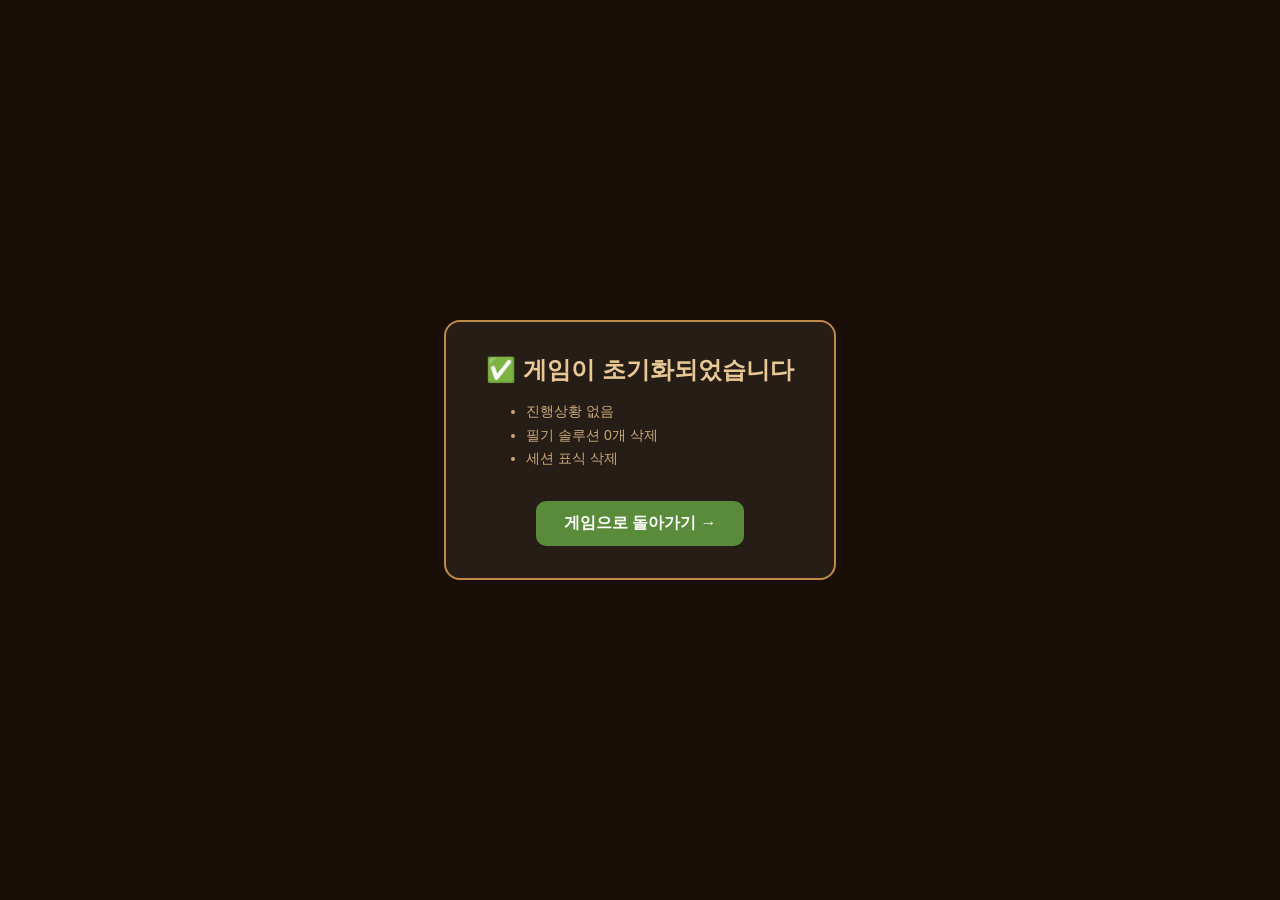
<file: unit5_similarity/games/stage1_similarity/reset.html>
<!doctype html>
<html lang="ko">
<head>
<meta charset="utf-8">
<title>게임 초기화</title>
<style>
  body { font-family: sans-serif; background:#1a0f08; color:#f0e0c0;
    display:flex; flex-direction:column; align-items:center; justify-content:center;
    height:100vh; margin:0; text-align:center; gap:20px; }
  .card { background:rgba(255,250,240,0.06); border:2px solid #c08a4a;
    border-radius:16px; padding:32px 40px; max-width:420px; }
  h1 { color:#e8c895; font-size:24px; margin:0 0 12px; }
  ul { text-align:left; color:#c8a87a; font-size:14px; line-height:1.7; }
  a.btn { display:inline-block; margin-top:16px; background:#5a8b3a; color:#fff;
    text-decoration:none; padding:12px 28px; border-radius:10px; font-weight:700; }
</style>
</head>
<body>
  <div class="card">
    <h1>✅ 게임이 초기화되었습니다</h1>
    <ul id="log"></ul>
    <a class="btn" href="index.html">게임으로 돌아가기 →</a>
  </div>
<script>
  const log = document.getElementById('log');
  function add(msg){ const li=document.createElement('li'); li.textContent=msg; log.appendChild(li); }

  // 1) 진행상황
  if (localStorage.getItem('game_progress')) { localStorage.removeItem('game_progress'); add('진행상황(game_progress) 삭제'); }
  else add('진행상황 없음');

  // 2) 필기 솔루션 (solution_*)
  const solKeys = [];
  for (let i=0;i<localStorage.length;i++){ const k=localStorage.key(i); if(k && k.startsWith('solution_')) solKeys.push(k); }
  solKeys.forEach(k=>localStorage.removeItem(k));
  add('필기 솔루션 ' + solKeys.length + '개 삭제');

  // 3) 세션 표식
  sessionStorage.removeItem('session_alive');
  add('세션 표식 삭제');
</script>
</body>
</html>
</file>
